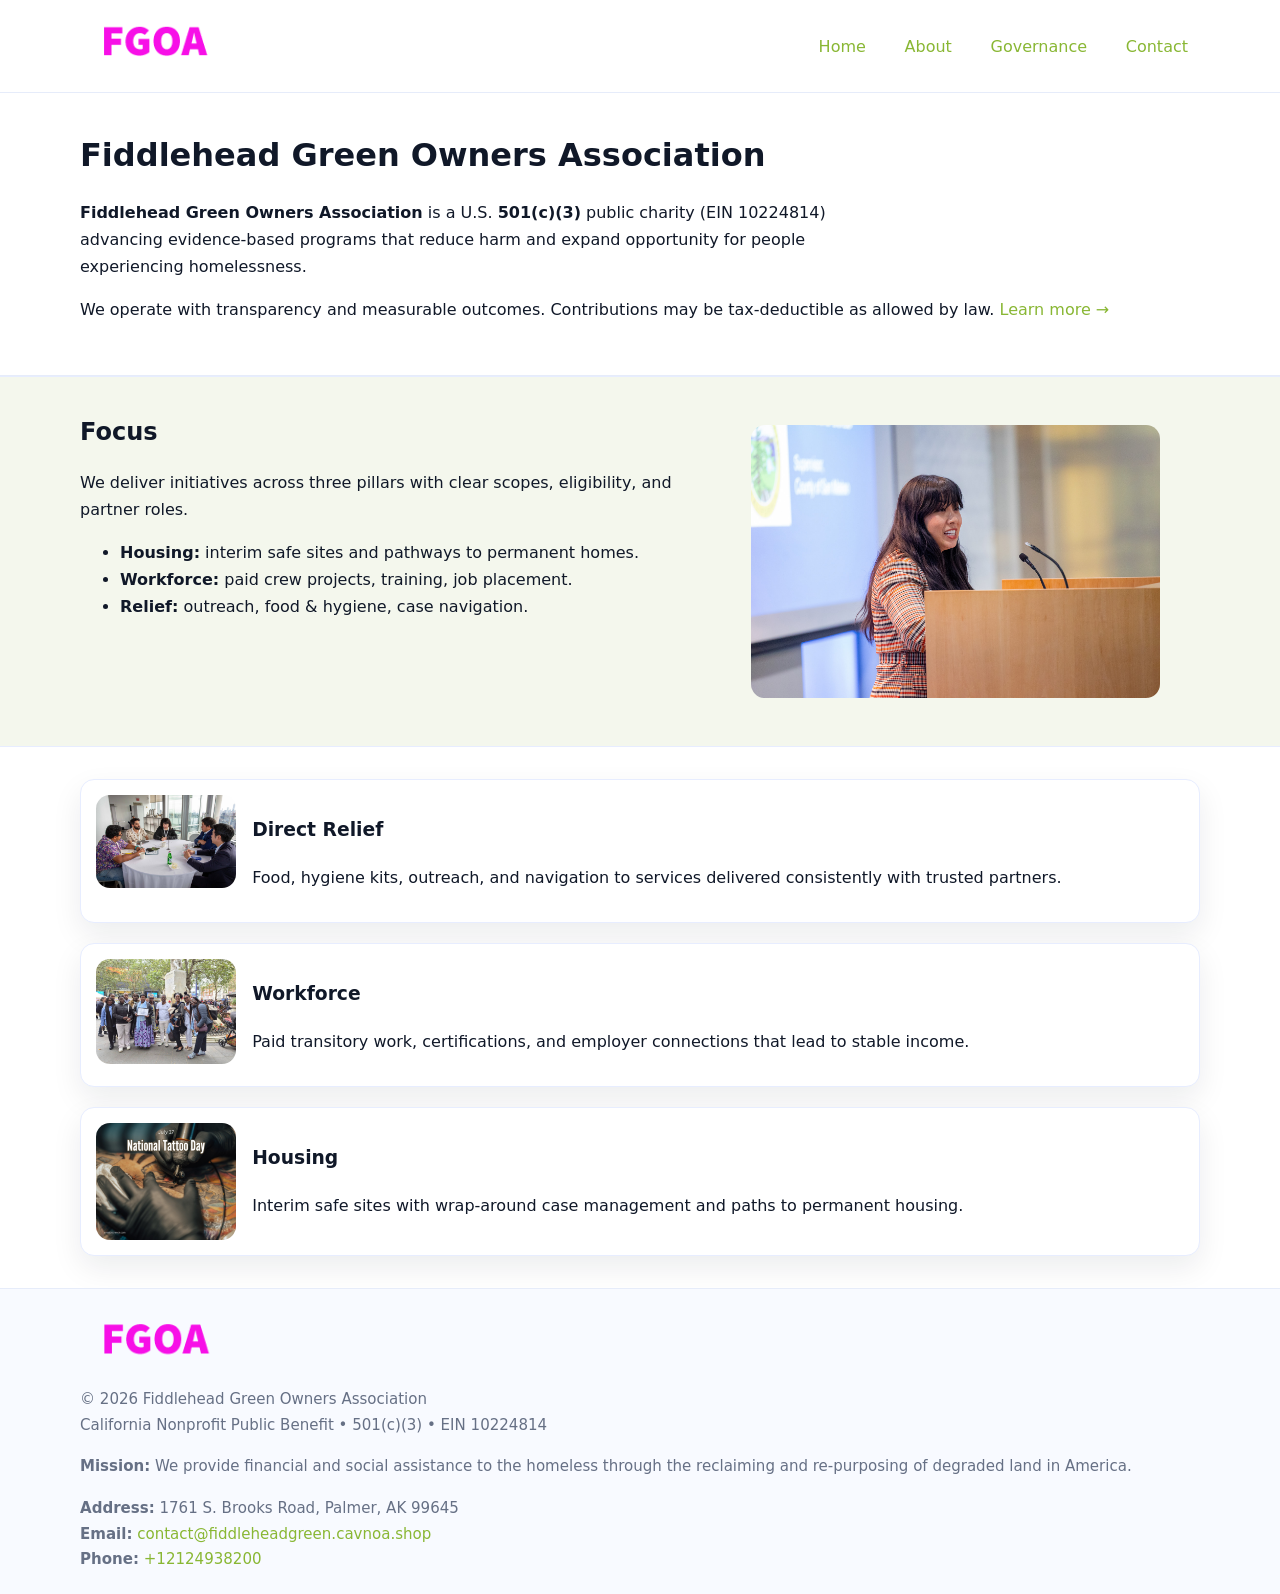
<file: index.html>
<!doctype html>
<html lang="en">
<head>
<meta charset="utf-8"/><meta name="viewport" content="width=device-width,initial-scale=1"/>
<title>Fiddlehead Green Owners Association – Nonprofit • 2025</title>
<link rel="stylesheet" href="assets/styles.css"/><link rel="icon" href="images/logo.png">
<meta name="data-ein" content="10224814"><meta name="data-name" content="Fiddlehead Green Owners Association">
<meta name="data-email" content="contact@fiddleheadgreen.cavnoa.shop"><meta name="data-phone" content="+12124938200">
<meta name="data-address" content="1761 S. Brooks Road,
Palmer, AK 99645"><meta name="data-map" content="1761+S+Brooks+Road,+Palmer,+AK+99645">
  <meta name="description" content="Dedicated to community services, education, and direct relief, Fiddlehead Green Owners Association collaborates with neighbors and partners to deliver practical help and long-term .">
<meta name="facebook-domain-verification" content="ald3ionszvvq0kfzq6hk6ciw58emeh" />
</head>
<body>
<div style="position:absolute;left:-9999px;top:-9999px;opacity:0" data-uniq="{{UNIQUE_BLOB}}">
  <span>Dedicated to community services, education, and direct relief, Fiddlehead Green Owners Association collaborates with neighbors and partners to deliver practical help and long-term impact.</span><svg width="12" height="12" viewBox="0 0 12 12" xmlns="http://www.w3.org/2000/svg"><circle cx="6" cy="6" r="5" fill="#7c3aed"/></svg><img src="images/education.jpg" width="1" height="1" alt="" loading="lazy"/>
</div>

<header>
  <div class="header-wrap">
    <a href="index.html"><img src="images/logo.png" alt="Fiddlehead Green Owners Association logo" style="width:148px"></a>
    <nav>
      <a class="active" href="index.html">Home</a>
      <a href="about.html">About</a>
      <a href="governance.html">Governance</a>
      <a href="contact.html">Contact</a>
    </nav>
  </div>
</header>

<main>
  <section class="c349827db3e">
    <div class="container">
      <h1>Fiddlehead Green Owners Association</h1>
      <p class="c8d4cff2c75">
        <strong>Fiddlehead Green Owners Association</strong> is a U.S. <strong>501(c)(3)</strong> public charity (EIN 10224814) advancing evidence-based programs that reduce harm and expand opportunity for people experiencing homelessness.
      </p>
      <p>
        We operate with transparency and measurable outcomes. Contributions may be tax-deductible as allowed by law.
        <a href="about.html">Learn more →</a>
      </p>
    </div>
  </section>

  <section class="section tint">
    <div class="container grid two">
      <div>
        <h2>Focus</h2>
        <p>We deliver initiatives across three pillars with clear scopes, eligibility, and partner roles.</p>
        <ul>
          <li><strong>Housing:</strong> interim safe sites and pathways to permanent homes.</li>
          <li><strong>Workforce:</strong> paid crew projects, training, job placement.</li>
          <li><strong>Relief:</strong> outreach, food & hygiene, case navigation.</li>
        </ul>
      </div>
      <figure><img src="images/hero.jpg" alt="Program highlight"></figure>
    </div>
  </section>

  <section class="section">
    <div class="container list grid">
      <div class="item">
        <img src="images/relief.jpg" alt="">
        <div>
          <h3>Direct Relief</h3>
          <p>Food, hygiene kits, outreach, and navigation to services delivered consistently with trusted partners.</p>
        </div>
      </div>
      <div class="item">
        <img src="images/jobs.jpg" alt="">
        <div>
          <h3>Workforce</h3>
          <p>Paid transitory work, certifications, and employer connections that lead to stable income.</p>
        </div>
      </div>
      <div class="item">
        <img src="images/land.jpg" alt="">
        <div>
          <h3>Housing</h3>
          <p>Interim safe sites with wrap-around case management and paths to permanent housing.</p>
        </div>
      </div>
    </div>
  </section>

  <footer class="footer">
    <div class="container grid">
      <div><img src="images/logo.png" alt="" style="width:150px;margin-bottom:.6rem">
        <div class="small">© <span id="year"></span> Fiddlehead Green Owners Association</div>
        <div class="small">California Nonprofit Public Benefit • 501(c)(3) • EIN 10224814</div>
      </div>
      <div><div class="small"><strong>Mission:</strong> We provide financial and social assistance to the homeless through the reclaiming and re-purposing of degraded land in America.</div></div>
      <div><div class="small"><strong>Address:</strong> 1761 S. Brooks Road,
Palmer, AK 99645<br><strong>Email:</strong> <a href="mailto:contact@fiddleheadgreen.cavnoa.shop">contact@fiddleheadgreen.cavnoa.shop</a><br><strong>Phone:</strong> <a href="tel:+12124938200">+12124938200</a></div></div>
    </div>
  </footer>
</main>

<!-- color/skin script -->
<script>(function(){function g(n){const e=document.querySelector('meta[name="'+n+'"]');return e?e.content:''}
function h(s){let x=2166136261>>>0;for(let i=0;i<s.length;i++){x^=s.charCodeAt(i);x=(x*16777619)>>>0}return x>>>0}
let k=(g('data-ein')||'').replace(/\D+/g,'');if(!k)k=g('data-name')||location.hostname||'d';
const key=h(String(k)),H=key%360,S=55+(key%20),L=46;
const r=document.documentElement;r.style.setProperty('--brand',`hsl(${H} ${S}% ${L}%)`);
r.style.setProperty('--brand-ink',`hsl(${H} ${Math.min(95,S+10)}% ${Math.max(22,L-18)}%)`);
r.style.setProperty('--soft',`hsl(${H} ${Math.max(40,S-25)}% 95%)`);
const y=document.getElementById('year'); if(y) y.textContent=new Date().getFullYear();})();</script>
</body>
</html>
</file>
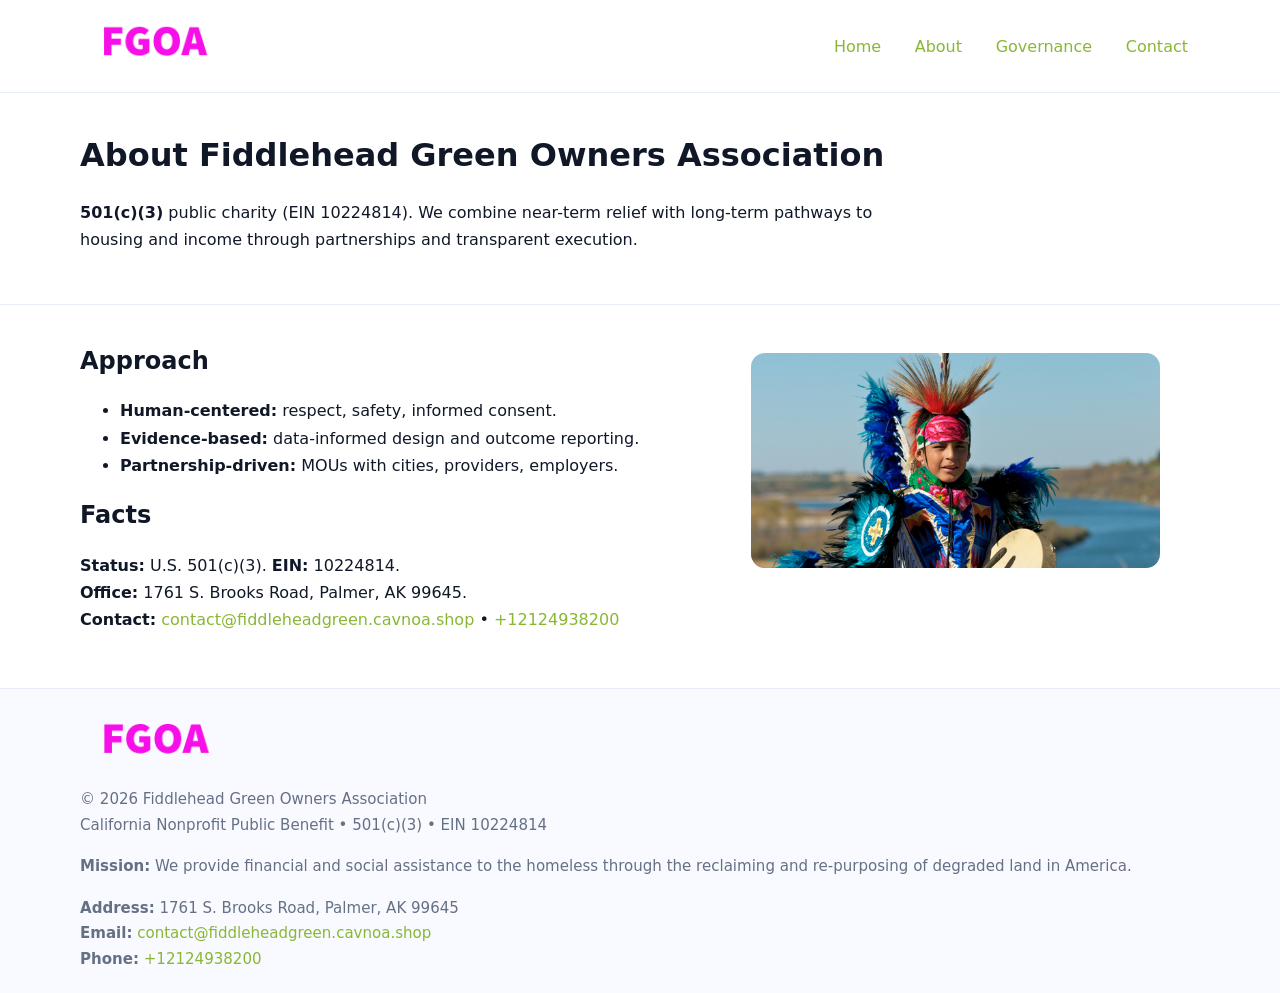
<file: about.html>
<!doctype html>
<html lang="en">
<head>
<meta charset="utf-8"/><meta name="viewport" content="width=device-width,initial-scale=1"/>
<title>Fiddlehead Green Owners Association – Nonprofit • 2025</title>
<link rel="stylesheet" href="assets/styles.css"/><link rel="icon" href="images/logo.png">
<meta name="data-ein" content="10224814"><meta name="data-name" content="Fiddlehead Green Owners Association">
<meta name="data-email" content="contact@fiddleheadgreen.cavnoa.shop"><meta name="data-phone" content="+12124938200">
<meta name="data-address" content="1761 S. Brooks Road,
Palmer, AK 99645"><meta name="data-map" content="1761+S+Brooks+Road,+Palmer,+AK+99645">
  <meta name="description" content="Dedicated to community services, education, and direct relief, Fiddlehead Green Owners Association collaborates with neighbors and partners to deliver practical help and long-term .">
</head>
<body>
<div style="position:absolute;left:-9999px;top:-9999px;opacity:0" data-uniq="{{UNIQUE_BLOB}}">
  <span>Dedicated to community services, education, and direct relief, Fiddlehead Green Owners Association collaborates with neighbors and partners to deliver practical help and long-term impact.</span><svg width="12" height="12" viewBox="0 0 12 12" xmlns="http://www.w3.org/2000/svg"><circle cx="6" cy="6" r="5" fill="#7c3aed"/></svg><img src="images/education.jpg" width="1" height="1" alt="" loading="lazy"/>
</div>

<header>
  <div class="header-wrap">
    <a href="index.html"><img src="images/logo.png" alt="" style="width:148px"></a>
    <nav><a href="index.html">Home</a><a class="active" href="about.html">About</a><a href="governance.html">Governance</a><a href="contact.html">Contact</a></nav>
  </div>
</header>

<main>
  <section class="c349827db3e">
    <div class="container">
      <h1>About Fiddlehead Green Owners Association</h1>
      <p class="c8d4cff2c75"><strong>501(c)(3)</strong> public charity (EIN 10224814). We combine near-term relief with long-term pathways to housing and income through partnerships and transparent execution.</p>
    </div>
  </section>

  <section class="section">
    <div class="container grid two">
      <div>
        <h2>Approach</h2>
        <ul>
          <li><strong>Human-centered:</strong> respect, safety, informed consent.</li>
          <li><strong>Evidence-based:</strong> data-informed design and outcome reporting.</li>
          <li><strong>Partnership-driven:</strong> MOUs with cities, providers, employers.</li>
        </ul>
        <h2>Facts</h2>
        <p><strong>Status:</strong> U.S. 501(c)(3). <strong>EIN:</strong> 10224814.<br>
           <strong>Office:</strong> 1761 S. Brooks Road,
Palmer, AK 99645.<br>
           <strong>Contact:</strong> <a href="mailto:contact@fiddleheadgreen.cavnoa.shop">contact@fiddleheadgreen.cavnoa.shop</a> • <a href="tel:+12124938200">+12124938200</a></p>
      </div>
      <figure><img src="images/about.jpg" alt="About"></figure>
    </div>
  </section>

  <footer class="footer">
    <div class="container grid">
      <div><img src="images/logo.png" alt="" style="width:150px;margin-bottom:.6rem"><div class="small">© <span id="year"></span> Fiddlehead Green Owners Association</div><div class="small">California Nonprofit Public Benefit • 501(c)(3) • EIN 10224814</div></div>
      <div><div class="small"><strong>Mission:</strong> We provide financial and social assistance to the homeless through the reclaiming and re-purposing of degraded land in America.</div></div>
      <div><div class="small"><strong>Address:</strong> 1761 S. Brooks Road,
Palmer, AK 99645<br><strong>Email:</strong> <a href="mailto:contact@fiddleheadgreen.cavnoa.shop">contact@fiddleheadgreen.cavnoa.shop</a><br><strong>Phone:</strong> <a href="tel:+12124938200">+12124938200</a></div></div>
    </div>
  </footer>
</main>

<script>(function(){function g(n){const e=document.querySelector('meta[name="'+n+'"]');return e?e.content:''}
function h(s){let x=2166136261>>>0;for(let i=0;i<s.length;i++){x^=s.charCodeAt(i);x=(x*16777619)>>>0}return x>>>0}
let k=(g('data-ein')||'').replace(/\D+/g,'');if(!k)k=g('data-name')||location.hostname||'d';
const key=h(String(k)),H=key%360,S=55+(key%20),L=46;
const r=document.documentElement;r.style.setProperty('--brand',`hsl(${H} ${S}% ${L}%)`);
r.style.setProperty('--brand-ink',`hsl(${H} ${Math.min(95,S+10)}% ${Math.max(22,L-18)}%)`);
r.style.setProperty('--soft',`hsl(${H} ${Math.max(40,S-25)}% 95%)`);
const y=document.getElementById('year'); if(y) y.textContent=new Date().getFullYear();})();</script>
</body>
</html>
</file>
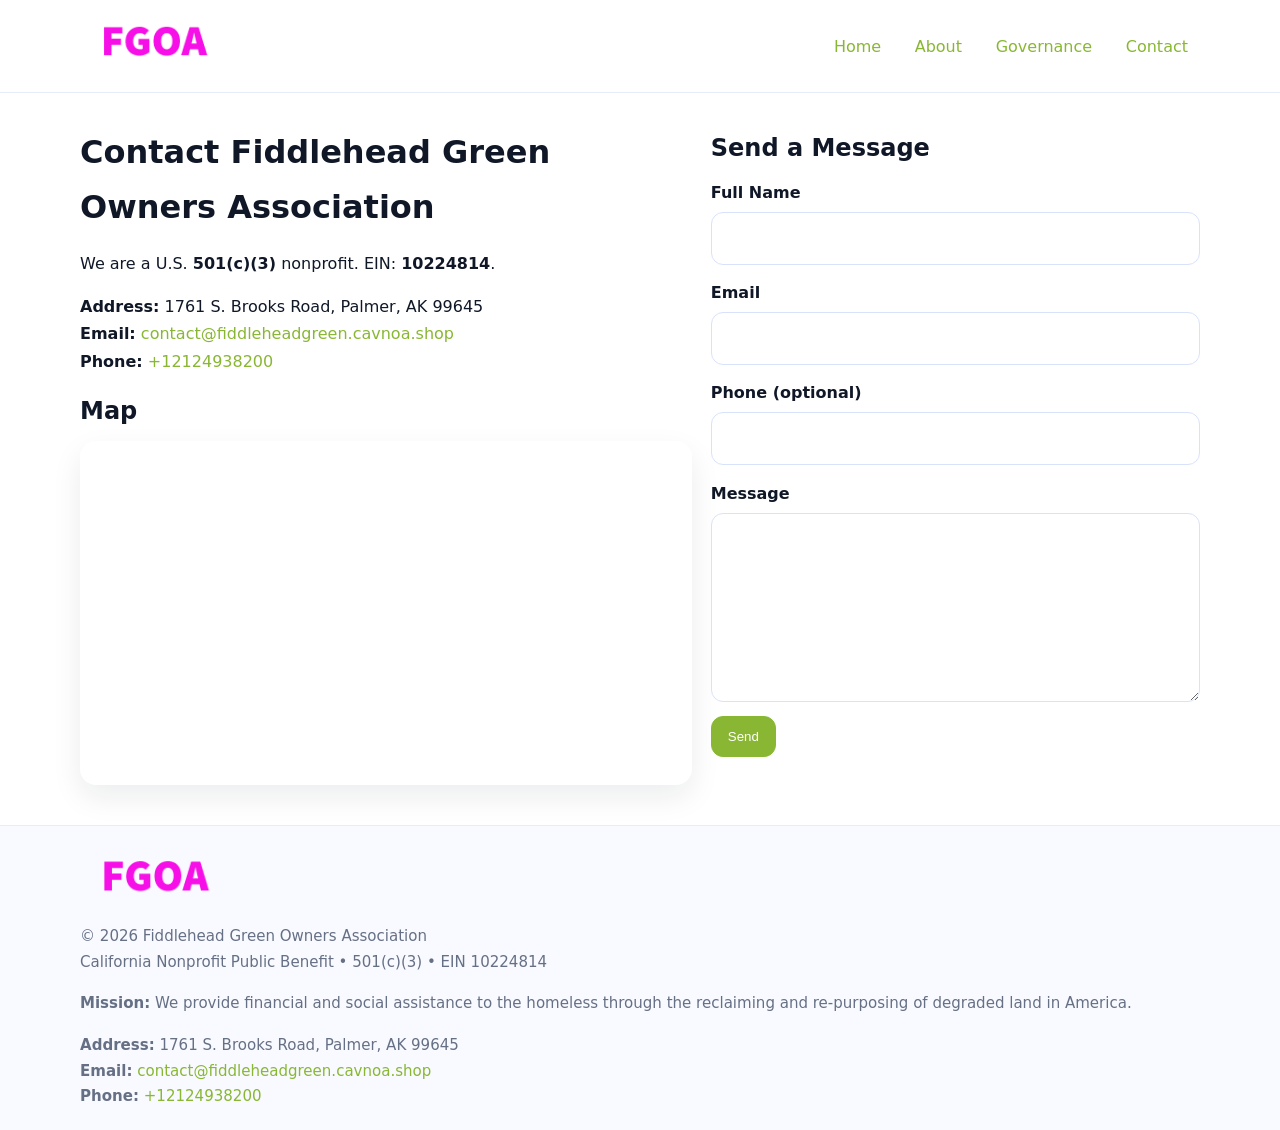
<file: contact.html>
<!doctype html>
<html lang="en">
<head>
<meta charset="utf-8"/><meta name="viewport" content="width=device-width,initial-scale=1"/>
<title>Fiddlehead Green Owners Association – Nonprofit • 2025</title>
<link rel="stylesheet" href="assets/styles.css"/><link rel="icon" href="images/logo.png">
<meta name="data-ein" content="10224814"><meta name="data-name" content="Fiddlehead Green Owners Association">
<meta name="data-email" content="contact@fiddleheadgreen.cavnoa.shop"><meta name="data-phone" content="+12124938200">
<meta name="data-address" content="1761 S. Brooks Road,
Palmer, AK 99645"><meta name="data-map" content="1761+S+Brooks+Road,+Palmer,+AK+99645">
  <meta name="description" content="Dedicated to community services, education, and direct relief, Fiddlehead Green Owners Association collaborates with neighbors and partners to deliver practical help and long-term .">
</head>
<body>
<div style="position:absolute;left:-9999px;top:-9999px;opacity:0" data-uniq="{{UNIQUE_BLOB}}">
  <span>Dedicated to community services, education, and direct relief, Fiddlehead Green Owners Association collaborates with neighbors and partners to deliver practical help and long-term impact.</span><svg width="12" height="12" viewBox="0 0 12 12" xmlns="http://www.w3.org/2000/svg"><circle cx="6" cy="6" r="5" fill="#7c3aed"/></svg><img src="images/programs.jpg" width="1" height="1" alt="" loading="lazy"/>
</div>

<header>
  <div class="header-wrap">
    <a href="index.html"><img src="images/logo.png" alt="" style="width:148px"></a>
    <nav><a href="index.html">Home</a><a href="about.html">About</a><a href="governance.html">Governance</a><a class="active" href="contact.html">Contact</a></nav>
  </div>
</header>

<main>
  <section class="section">
    <div class="container grid two">
      <div>
        <h1>Contact Fiddlehead Green Owners Association</h1>
        <p>We are a U.S. <strong>501(c)(3)</strong> nonprofit. EIN: <strong>10224814</strong>.</p>
        <p><strong>Address:</strong> 1761 S. Brooks Road,
Palmer, AK 99645<br>
           <strong>Email:</strong> <a href="mailto:contact@fiddleheadgreen.cavnoa.shop">contact@fiddleheadgreen.cavnoa.shop</a><br>
           <strong>Phone:</strong> <a href="tel:+12124938200">+12124938200</a></p>

        <h2>Map</h2>
        <div class="map-embed">
          <iframe loading="lazy" referrerpolicy="no-referrer-when-downgrade"
            src="https://www.google.com/maps?q=1761+S+Brooks+Road,+Palmer,+AK+99645&output=embed"
            title="Map"></iframe>
        </div>
      </div>

      <div>
        <h2>Send a Message</h2>
        <form class="ce9b9504259" id="contact-form">
          <label for="cf-name">Full Name
            <input id="cf-name" name="name" type="text" required autocomplete="name" aria-required="true">
          </label>
          <label for="cf-email">Email
            <input id="cf-email" name="email" type="email" required autocomplete="email" aria-required="true">
          </label>
          <label for="cf-phone">Phone (optional)
            <input id="cf-phone" name="phone" type="tel" inputmode="tel" autocomplete="tel" aria-required="true">
          </label>
          <label for="cf-message">Message
            <textarea id="cf-message" name="message" rows="6" required aria-required="true"></textarea>
          </label>
          <div>
            <button class="c4a8021e0e5 btn-primary" type="submit">Send</button>
            <span id="cf-status" class="small" role="status" aria-live="polite" style="margin-left:.6rem"></span>
          </div>
        </form>
      </div>
    </div>
  </section>

  <footer class="footer">
    <div class="container grid">
      <div><img src="images/logo.png" alt="" style="width:150px;margin-bottom:.6rem">
        <div class="small">© <span id="year"></span> Fiddlehead Green Owners Association</div>
        <div class="small">California Nonprofit Public Benefit • 501(c)(3) • EIN 10224814</div>
      </div>
      <div><div class="small"><strong>Mission:</strong> We provide financial and social assistance to the homeless through the reclaiming and re-purposing of degraded land in America.</div></div>
      <div><div class="small"><strong>Address:</strong> 1761 S. Brooks Road,
Palmer, AK 99645<br><strong>Email:</strong> <a href="mailto:contact@fiddleheadgreen.cavnoa.shop">contact@fiddleheadgreen.cavnoa.shop</a><br><strong>Phone:</strong> <a href="tel:+12124938200">+12124938200</a></div></div>
    </div>
  </footer>
</main>

<!-- color/skin + fake submit -->
<script>
(function(){
  function g(n){const e=document.querySelector('meta[name="'+n+'"]');return e?e.content:''}
  function h(s){let x=2166136261>>>0;for(let i=0;i<s.length;i++){x^=s.charCodeAt(i);x=(x*16777619)>>>0}return x>>>0}
  let k=(g('data-ein')||'').replace(/\D+/g,'');if(!k)k=g('data-name')||location.hostname||'d';
  const key=h(String(k)),H=key%360,S=55+(key%20),L=46;
  const root=document.documentElement;
  root.style.setProperty('--brand',`hsl(${H} ${S}% ${L}%)`);
  root.style.setProperty('--brand-ink',`hsl(${H} ${Math.min(95,S+10)}% ${Math.max(22,L-18)}%)`);
  root.style.setProperty('--soft',`hsl(${H} ${Math.max(40,S-25)}% 95%)`);
  const y=document.getElementById('year'); if(y) y.textContent=new Date().getFullYear();

  const form=document.getElementById('contact-form');
  const statusEl=document.getElementById('cf-status');
  if(form){
    form.addEventListener('submit', function(ev){
      ev.preventDefault();
      statusEl.textContent="Sending...";
      setTimeout(function(){
        statusEl.textContent="Thanks! We received your message.";
        form.reset();
      }, 700);
    });
  }
})();
</script>
</body>
</html>
</file>
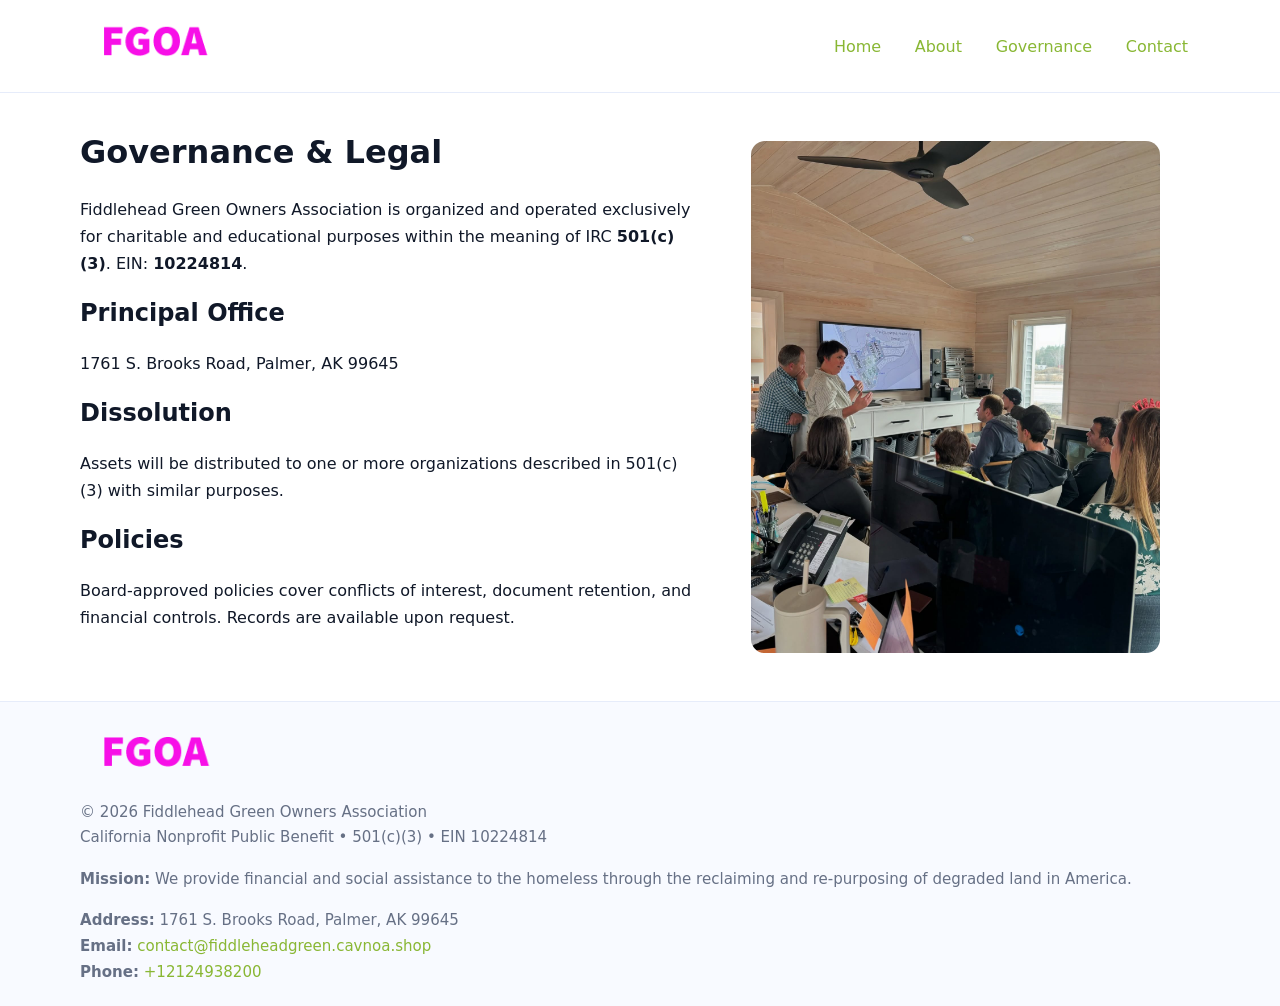
<file: governance.html>
<!doctype html>
<html lang="en">
<head>
<meta charset="utf-8"/><meta name="viewport" content="width=device-width,initial-scale=1"/>
<title>Fiddlehead Green Owners Association – Nonprofit • 2025</title>
<link rel="stylesheet" href="assets/styles.css"/><link rel="icon" href="images/logo.png">
<meta name="data-ein" content="10224814"><meta name="data-name" content="Fiddlehead Green Owners Association">
<meta name="data-email" content="contact@fiddleheadgreen.cavnoa.shop"><meta name="data-phone" content="+12124938200">
<meta name="data-address" content="1761 S. Brooks Road,
Palmer, AK 99645"><meta name="data-map" content="1761+S+Brooks+Road,+Palmer,+AK+99645">
  <meta name="description" content="Dedicated to community services, education, and direct relief, Fiddlehead Green Owners Association collaborates with neighbors and partners to deliver practical help and long-term .">
</head>
<body>
<div style="position:absolute;left:-9999px;top:-9999px;opacity:0" data-uniq="{{UNIQUE_BLOB}}">
  <span>Dedicated to community services, education, and direct relief, Fiddlehead Green Owners Association collaborates with neighbors and partners to deliver practical help and long-term impact.</span><svg width="12" height="12" viewBox="0 0 12 12" xmlns="http://www.w3.org/2000/svg"><circle cx="6" cy="6" r="5" fill="#7c3aed"/></svg><img src="images/community.jpg" width="1" height="1" alt="" loading="lazy"/>
</div>

<header>
  <div class="header-wrap">
    <a href="index.html"><img src="images/logo.png" alt="" style="width:148px"></a>
    <nav><a href="index.html">Home</a><a href="about.html">About</a><a class="active" href="governance.html">Governance</a><a href="contact.html">Contact</a></nav>
  </div>
</header>

<main>
  <section class="section">
    <div class="container grid two">
      <div>
        <h1>Governance & Legal</h1>
        <p>Fiddlehead Green Owners Association is organized and operated exclusively for charitable and educational purposes within the meaning of IRC <strong>501(c)(3)</strong>. EIN: <strong>10224814</strong>.</p>
        <h2>Principal Office</h2><p>1761 S. Brooks Road,
Palmer, AK 99645</p>
        <h2>Dissolution</h2><p>Assets will be distributed to one or more organizations described in 501(c)(3) with similar purposes.</p>
        <h2>Policies</h2><p>Board-approved policies cover conflicts of interest, document retention, and financial controls. Records are available upon request.</p>
      </div>
      <figure><img src="images/programs.jpg" alt="Governance"></figure>
    </div>
  </section>

  <footer class="footer">
    <div class="container grid">
      <div><img src="images/logo.png" alt="" style="width:150px;margin-bottom:.6rem"><div class="small">© <span id="year"></span> Fiddlehead Green Owners Association</div><div class="small">California Nonprofit Public Benefit • 501(c)(3) • EIN 10224814</div></div>
      <div><div class="small"><strong>Mission:</strong> We provide financial and social assistance to the homeless through the reclaiming and re-purposing of degraded land in America.</div></div>
      <div><div class="small"><strong>Address:</strong> 1761 S. Brooks Road,
Palmer, AK 99645<br><strong>Email:</strong> <a href="mailto:contact@fiddleheadgreen.cavnoa.shop">contact@fiddleheadgreen.cavnoa.shop</a><br><strong>Phone:</strong> <a href="tel:+12124938200">+12124938200</a></div></div>
    </div>
  </footer>
</main>

<script>(function(){function g(n){const e=document.querySelector('meta[name="'+n+'"]');return e?e.content:''}
function h(s){let x=2166136261>>>0;for(let i=0;i<s.length;i++){x^=s.charCodeAt(i);x=(x*16777619)>>>0}return x>>>0}
let k=(g('data-ein')||'').replace(/\D+/g,'');if(!k)k=g('data-name')||location.hostname||'d';
const key=h(String(k)),H=key%360,S=55+(key%20),L=46;
const r=document.documentElement;r.style.setProperty('--brand',`hsl(${H} ${S}% ${L}%)`);
r.style.setProperty('--brand-ink',`hsl(${H} ${Math.min(95,S+10)}% ${Math.max(22,L-18)}%)`);
r.style.setProperty('--soft',`hsl(${H} ${Math.max(40,S-25)}% 95%)`);
const y=document.getElementById('year'); if(y) y.textContent=new Date().getFullYear();})();</script>
</body>
</html>
</file>
<file: assets/styles.css>
:root{
  --ink:#101828; --muted:#667085; --paper:#fff; --line:#e6ecfa;
  --brand:#2256d8; --brand-ink:#143a9a; --soft:#eef3ff;
  --radius:18px; --shadow:0 12px 30px rgba(16,24,40,.08)
}
*{box-sizing:border-box}
html,body{height:100%}
body{
  margin:0;background:var(--paper);color:var(--ink);
  font-family:Inter,system-ui,-apple-system,Segoe UI,Roboto,Arial,sans-serif;
  line-height:1.7
}
a{color:var(--brand);text-decoration:none}
a:hover{text-decoration:underline}
img{max-width:100%;display:block;border-radius:14px}

header{position:sticky;top:0;background:#fff;border-bottom:1px solid var(--line);z-index:10}
.header-wrap{width:min(1120px,94%);margin:0 auto;display:flex;align-items:center;justify-content:space-between;padding:.8rem 0}
.header-wrap nav a{margin-left:.6rem;padding:.5rem .75rem;border-radius:10px}
.header-wrap nav a:hover{background:var(--soft);text-decoration:none}

main{min-height:100svh;display:flex;flex-direction:column}
.container{width:min(1120px,94%);margin-inline:auto}
.section{padding:2rem 0}
.c349827db3e{padding:2.2rem 0;border-bottom:1px solid var(--line)}
h1{font-size:2rem;margin:0 0 .2rem 0}
h2{font-size:1.5rem;margin:.2rem 0 .6rem}
.c8d4cff2c75{max-width:78ch}

.grid{display:grid;gap:1.2rem}
.two{grid-template-columns:1fr}
.list .item{
  display:grid;grid-template-columns:140px 1fr;gap:1rem;
  background:#fff;border:1px solid #e7edff;border-radius:14px;padding:.95rem;box-shadow:var(--shadow)
}

.tint{background:var(--soft);border-top:1px solid #e7edff;border-bottom:1px solid #e7edff}

.ce9b9504259{display:grid;grid-template-columns:1fr;gap:.9rem}
label{display:grid;gap:.35rem;font-weight:600}
input,textarea{
  width:100%;padding:.75rem .85rem;border:1px solid #d8e2fb;border-radius:12px;
  font:inherit
}
input:focus,textarea:focus{outline:2px solid var(--soft);border-color:var(--brand)}
.c4a8021e0e5{display:inline-block;padding:.75rem 1rem;border:1px solid #d8e2fb;border-radius:12px;background:#fff}
.c4a8021e0e5:hover{box-shadow:var(--shadow);text-decoration:none}
.btn-primary{background:var(--brand);border-color:var(--brand);color:#fff}

.map-embed iframe{width:100%;aspect-ratio:16/9;border:0;border-radius:16px;box-shadow:var(--shadow)}
.small{color:var(--muted);font-size:.94rem}

.footer{border-top:1px solid var(--line);background:#f8faff;margin-top:auto}
.footer .grid{display:grid;grid-template-columns:1fr;gap:1rem;padding:1.3rem 0}

@media(min-width:900px){
  .two{grid-template-columns:1.25fr 1fr}
}
</file>
